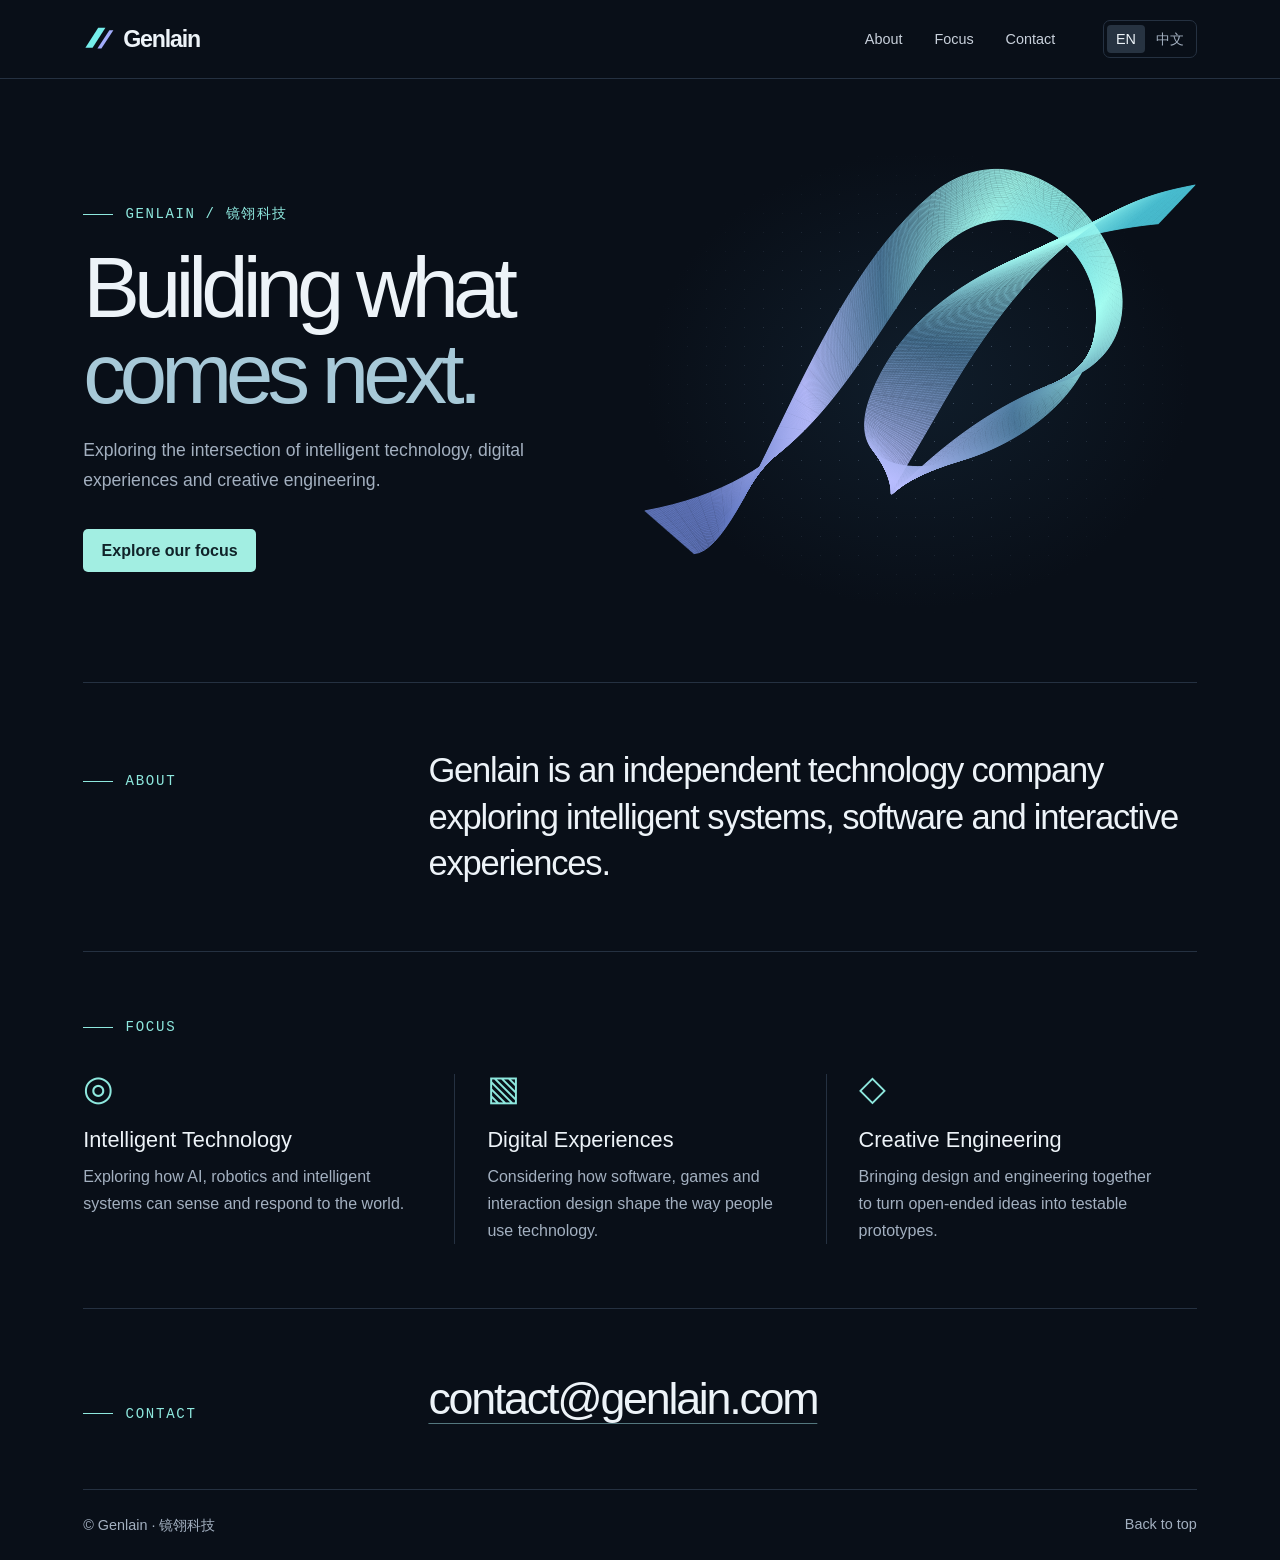
<file: docs/index.html>
<!doctype html>
<html lang="en">
<head>
  <meta charset="utf-8">
  <meta name="viewport" content="width=device-width, initial-scale=1">
  <meta name="description" content="Genlain is an independent technology company exploring intelligent systems, software and interactive experiences.">
  <meta name="theme-color" content="#090f18">
  <title>Genlain — Building what comes next.</title>
  <link rel="canonical" href="https://genlain.com/">
  <link rel="alternate" hreflang="en" href="https://genlain.com/">
  <link rel="alternate" hreflang="zh-CN" href="https://genlain.com/zh/">
  <link rel="icon" href="./assets/mark.svg">
  <link rel="stylesheet" href="./assets/site.css">
  <script defer src="./assets/language.js"></script>
</head>
<body id="top">
  <a class="skip" href="#main">Skip to content</a>
  <header><div class="bar wrap">
    <a class="brand" href="#top"><img src="./assets/mark.svg" alt="">Genlain</a>
    <nav aria-label="Main navigation"><a href="#about">About</a><a href="#focus">Focus</a><a href="#contact">Contact</a></nav>
    <div class="langs"><a lang="en" hreflang="en" aria-current="page" href="./">EN</a><a lang="zh-CN" hreflang="zh-CN"  href="./zh/">中文</a></div>
  </div></header>
  <main id="main" class="wrap">
    <section class="hero" aria-labelledby="headline">
      <div class="intro"><p class="overline"><i></i>Genlain / 镜翎科技</p>
        <h1 id="headline">Building what<br><em>comes next.</em></h1>
        <p class="lead">Exploring the intersection of intelligent technology, digital experiences and creative engineering.</p>
        <a class="button" href="#focus">Explore our focus</a>
      </div>
      <div class="art" aria-hidden="true"><img src="./assets/fold.svg" alt=""></div>
    </section>
    <section class="about section" id="about"><h2><i></i>About</h2><p>Genlain is an independent technology company exploring intelligent systems, software and interactive experiences.</p></section>
    <section class="section" id="focus"><h2><i></i>Focus</h2>
      <div class="fields">
        <article><span class="icon" aria-hidden="true">◎</span><h3>Intelligent Technology</h3><p>Exploring how AI, robotics and intelligent systems can sense and respond to the world.</p></article>
        <article><span class="icon" aria-hidden="true">▧</span><h3>Digital Experiences</h3><p>Considering how software, games and interaction design shape the way people use technology.</p></article>
        <article><span class="icon" aria-hidden="true">◇</span><h3>Creative Engineering</h3><p>Bringing design and engineering together to turn open-ended ideas into testable prototypes.</p></article>
      </div>
    </section>
    <section class="contact section" id="contact"><h2><i></i>Contact</h2><a href="mailto:contact@genlain.com">contact@genlain.com</a></section>
  </main>
  <footer class="wrap"><span>© Genlain · 镜翎科技</span><a href="#top">Back to top</a></footer>
</body>
</html>
</file>
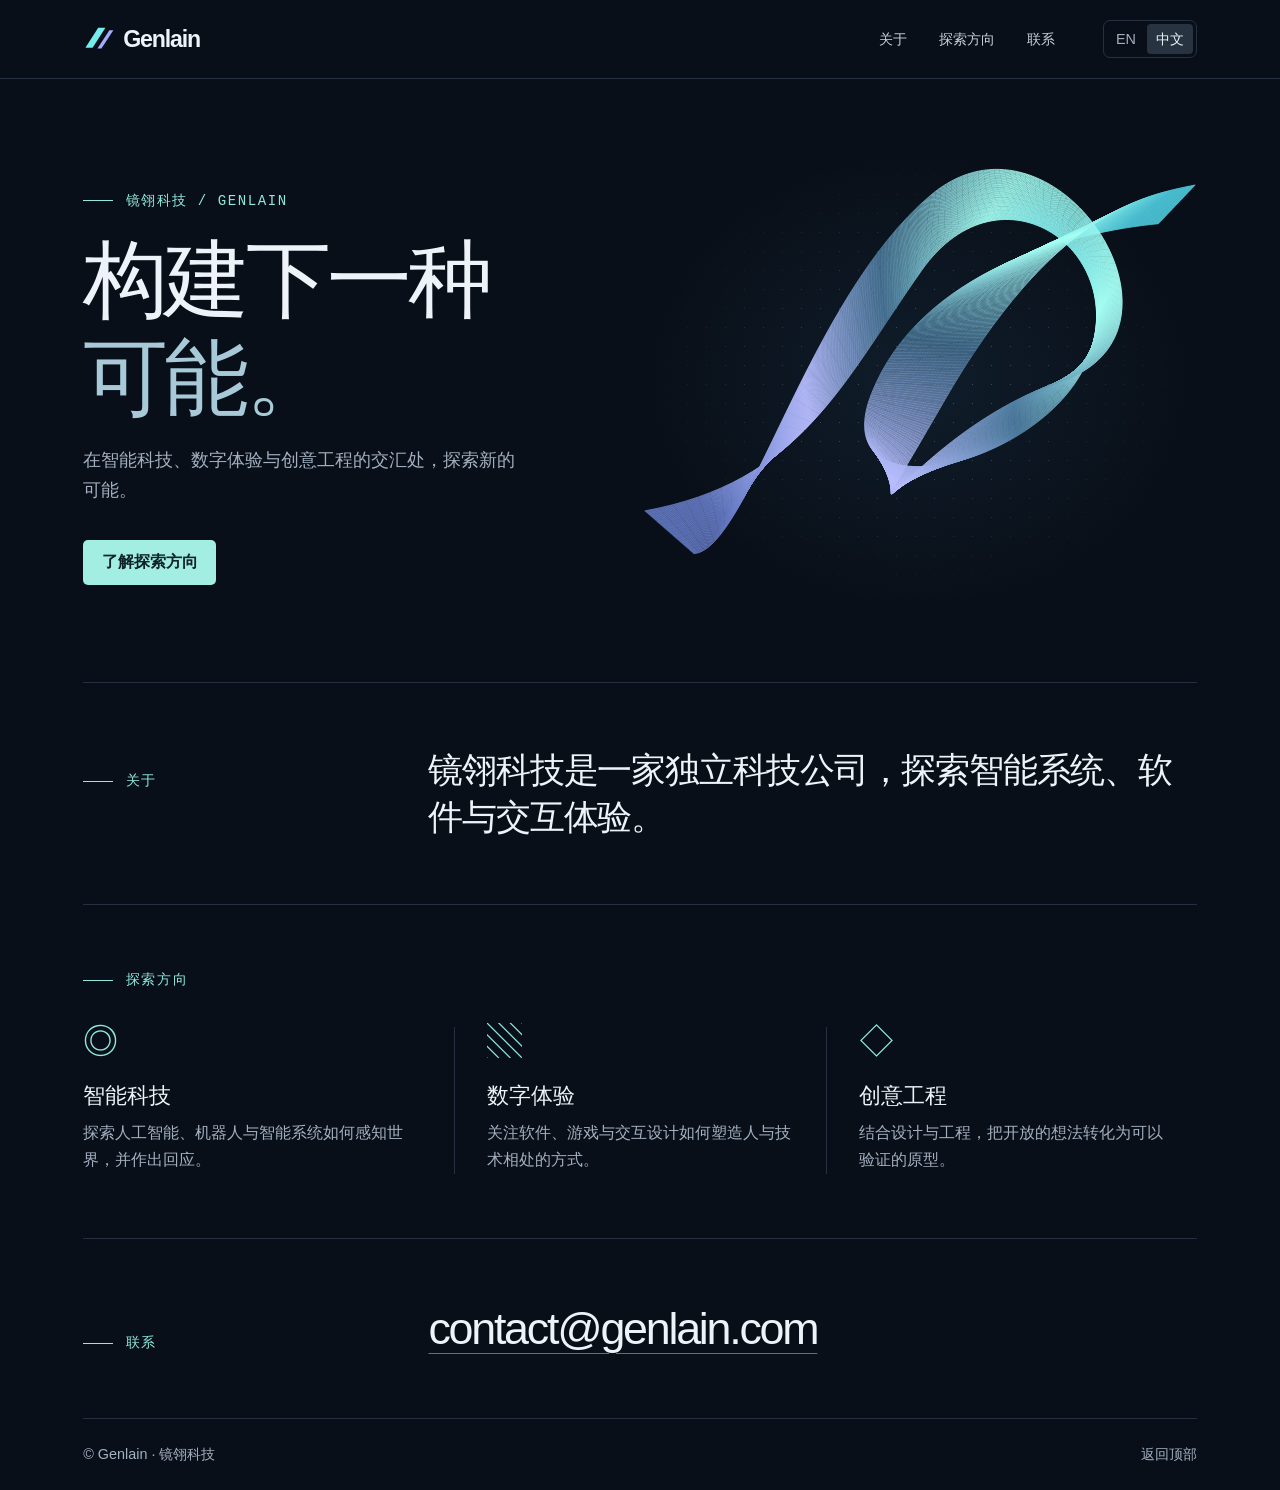
<file: docs/zh/index.html>
<!doctype html>
<html lang="zh-CN">
<head>
  <meta charset="utf-8">
  <meta name="viewport" content="width=device-width, initial-scale=1">
  <meta name="description" content="镜翎科技是一家独立科技公司，探索智能系统、软件与交互体验。">
  <meta name="theme-color" content="#090f18">
  <title>镜翎科技 Genlain — 构建下一种可能。</title>
  <link rel="canonical" href="https://genlain.com/zh/">
  <link rel="alternate" hreflang="en" href="https://genlain.com/">
  <link rel="alternate" hreflang="zh-CN" href="https://genlain.com/zh/">
  <link rel="icon" href="../assets/mark.svg">
  <link rel="stylesheet" href="../assets/site.css">
  <script defer src="../assets/language.js"></script>
</head>
<body id="top">
  <a class="skip" href="#main">跳至正文</a>
  <header><div class="bar wrap">
    <a class="brand" href="#top"><img src="../assets/mark.svg" alt="">Genlain</a>
    <nav aria-label="主导航"><a href="#about">关于</a><a href="#focus">探索方向</a><a href="#contact">联系</a></nav>
    <div class="langs"><a lang="en" hreflang="en"  href="../">EN</a><a lang="zh-CN" hreflang="zh-CN" aria-current="page" href="../zh/">中文</a></div>
  </div></header>
  <main id="main" class="wrap">
    <section class="hero" aria-labelledby="headline">
      <div class="intro"><p class="overline"><i></i>镜翎科技 / Genlain</p>
        <h1 id="headline">构建下一种<br><em>可能。</em></h1>
        <p class="lead">在智能科技、数字体验与创意工程的交汇处，探索新的可能。</p>
        <a class="button" href="#focus">了解探索方向</a>
      </div>
      <div class="art" aria-hidden="true"><img src="../assets/fold.svg" alt=""></div>
    </section>
    <section class="about section" id="about"><h2><i></i>关于</h2><p>镜翎科技是一家独立科技公司，探索智能系统、软件与交互体验。</p></section>
    <section class="section" id="focus"><h2><i></i>探索方向</h2>
      <div class="fields">
        <article><span class="icon" aria-hidden="true">◎</span><h3>智能科技</h3><p>探索人工智能、机器人与智能系统如何感知世界，并作出回应。</p></article>
        <article><span class="icon" aria-hidden="true">▧</span><h3>数字体验</h3><p>关注软件、游戏与交互设计如何塑造人与技术相处的方式。</p></article>
        <article><span class="icon" aria-hidden="true">◇</span><h3>创意工程</h3><p>结合设计与工程，把开放的想法转化为可以验证的原型。</p></article>
      </div>
    </section>
    <section class="contact section" id="contact"><h2><i></i>联系</h2><a href="mailto:contact@genlain.com">contact@genlain.com</a></section>
  </main>
  <footer class="wrap"><span>© Genlain · 镜翎科技</span><a href="#top">返回顶部</a></footer>
</body>
</html>
</file>
<file: docs/assets/site.css>
:root {
  color-scheme: dark;
  --bg: #090f18;
  --text: #edf3f8;
  --muted: #a3b0c0;
  --line: #253141;
  --accent: #8ee8de;
  font-family: Inter, "Segoe UI", "Microsoft YaHei", sans-serif;
  color: var(--text);
  background: var(--bg);
}
* { box-sizing: border-box; }
body { margin: 0; }
a { color: inherit; text-decoration: none; }
a:hover { color: var(--accent); }
a:focus-visible { outline: 2px solid var(--accent); outline-offset: 4px; }
.wrap { width: min(87%, 1280px); margin-inline: auto; }
.skip { position: absolute; top: -5rem; z-index: 2; padding: 1rem; background: var(--bg); }
.skip:focus { top: 0; }
header { border-bottom: 1px solid var(--line); }
.bar, nav, .langs, .brand { display: flex; align-items: center; }
.bar { min-height: 78px; gap: 3rem; }
.brand { font-size: 1.45rem; font-weight: 600; letter-spacing: -.05em; gap: .5rem; margin-right: auto; }
.brand img { width: 32px; }
nav { gap: 2rem; color: #c9d1dc; }
nav a, .langs a { font-size: .9rem; padding-block: .55rem; }
.langs { gap: .15rem; padding: 3px; border: 1px solid var(--line); border-radius: 7px; }
.langs a { padding: .35rem .55rem; border-radius: 4px; color: var(--muted); }
.langs [aria-current] { background: #273341; color: var(--text); }
.hero { display: grid; grid-template-columns: 1fr 1fr; align-items: center; min-height: clamp(500px, 67vh, 740px); position: relative; isolation: isolate; }
.intro { padding-block: 4.5rem; z-index: 1; }
.overline, h2 { display: flex; align-items: center; gap: .8rem; font: 500 .88rem/1.6 "IBM Plex Mono", Consolas, monospace; color: var(--accent); }
.overline { text-transform: uppercase; letter-spacing: .11em; }
i { width: 1.85rem; height: 1px; background: currentColor; }
h1 { margin: 1.2rem 0; font-size: clamp(3.65rem, 6.65vw, 6.5rem); line-height: 1.01; font-weight: 500; letter-spacing: -.07em; }
h1 em { font-style: normal; color: #a7c9d8; }
:lang(zh-CN) h1 { letter-spacing: -.045em; line-height: 1.15; }
.lead, article p { color: var(--muted); line-height: 1.7; }
.lead { max-width: 28rem; font-size: 1.1rem; }
.button { display: inline-block; margin-top: 1rem; border-radius: 5px; padding: .77rem 1.15rem; font-weight: 600; color: #102329; background: #a2eee2; }
.button:hover { color: #132b32; background: #c0fff3; }
.art { position: relative; aspect-ratio: 1.2; background: radial-gradient(ellipse at center, #162b3d80, transparent 69%); }
.art::before { content: ""; position: absolute; inset: 0; background-image: radial-gradient(#879db861 .85px, transparent 1px); background-size: 19px 19px; mask-image: radial-gradient(ellipse, black 22%, transparent 72%); }
.art img { width: 110%; height: 100%; position: relative; left: -5%; }
.section { border-top: 1px solid var(--line); padding: clamp(2.5rem, 5vw, 5rem) 0; }
h2 { margin: 0; text-transform: uppercase; letter-spacing: .12em; }
.about, .contact { display: grid; grid-template-columns: 31% 1fr; align-items: baseline; }
.about p { margin: 0; max-width: 32em; font-size: clamp(1.5rem, 2.7vw, 2.8rem); line-height: 1.35; letter-spacing: -.035em; }
.fields { display: grid; grid-template-columns: repeat(3, 1fr); margin-top: 2.2rem; }
article { padding-inline: 2rem; border-left: 1px solid var(--line); }
article:first-child { padding-left: 0; border: 0; }
.icon { font: 2.2rem/1 monospace; color: var(--accent); }
h3 { font-size: clamp(1.25rem, 1.7vw, 1.65rem); font-weight: 500; margin: 1.15rem 0 .6rem; }
article p { margin: 0; }
.contact a { font-size: clamp(1.55rem, 3.5vw, 3.5rem); letter-spacing: -.05em; text-decoration: underline; text-decoration-thickness: 1px; text-underline-offset: .2em; text-decoration-color: #53777e; }
footer { display: flex; justify-content: space-between; border-top: 1px solid var(--line); padding-block: 1.6rem; color: var(--muted); font-size: .9rem; }
@media (max-width: 700px) {
  .bar { flex-wrap: wrap; gap: .25rem 1rem; padding-block: .8rem .35rem; }
  nav { order: 1; width: 100%; gap: 1.55rem; }
  .hero, .about, .contact, .fields { grid-template-columns: 1fr; }
  .intro { padding: 3.2rem 0 0; }
  .art { width: min(100%, 460px); aspect-ratio: 1.8; justify-self: center; margin-block: 1rem; }
  .about, .contact { gap: 1.3rem; }
  .fields { gap: 1.5rem; }
  article { padding: 1.5rem 0 0; border-left: 0; border-top: 1px solid var(--line); }
  article:first-child { padding-top: 0; }
}
@media (prefers-reduced-motion: no-preference) {
  html { scroll-behavior: smooth; }
  .art img { animation: unfold 1.2s ease-out both; }
  @keyframes unfold { from { opacity: 0; transform: translateY(10px); } to { opacity: 1; transform: none; } }
}
</file>
